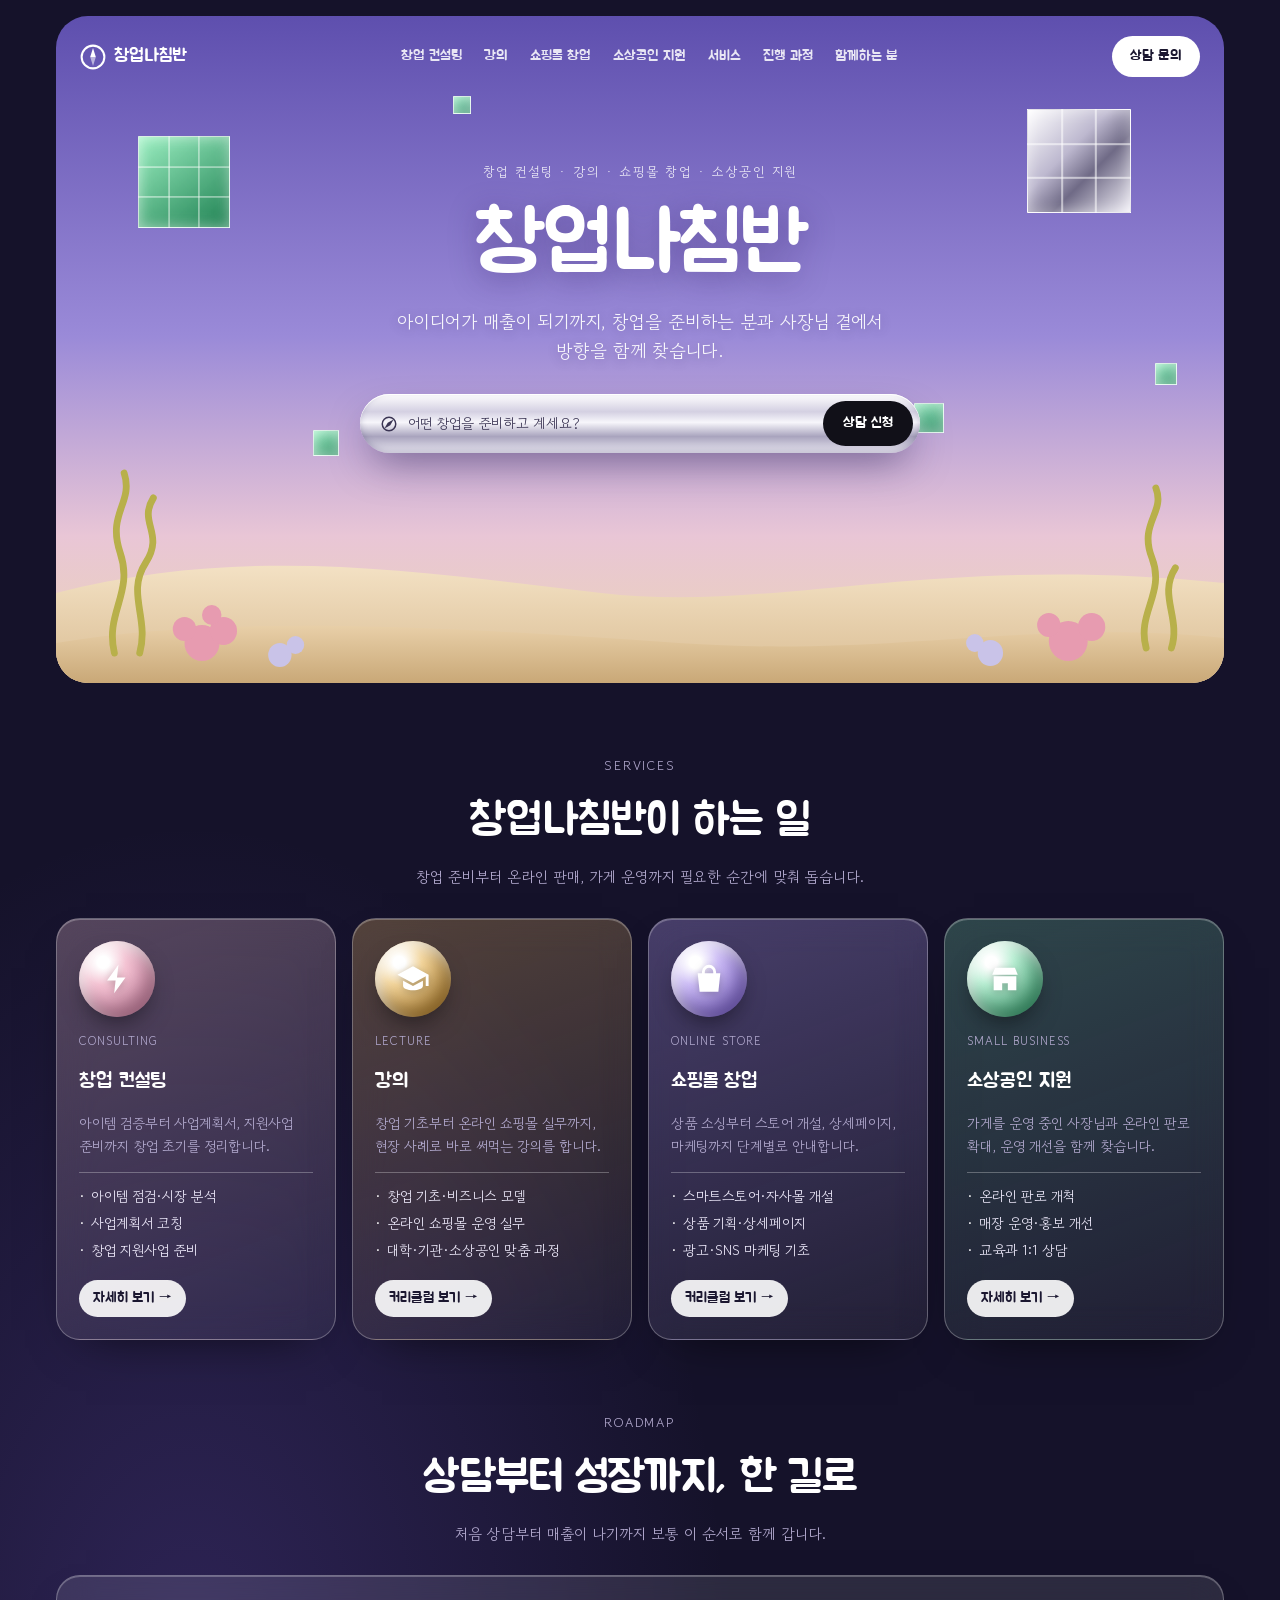
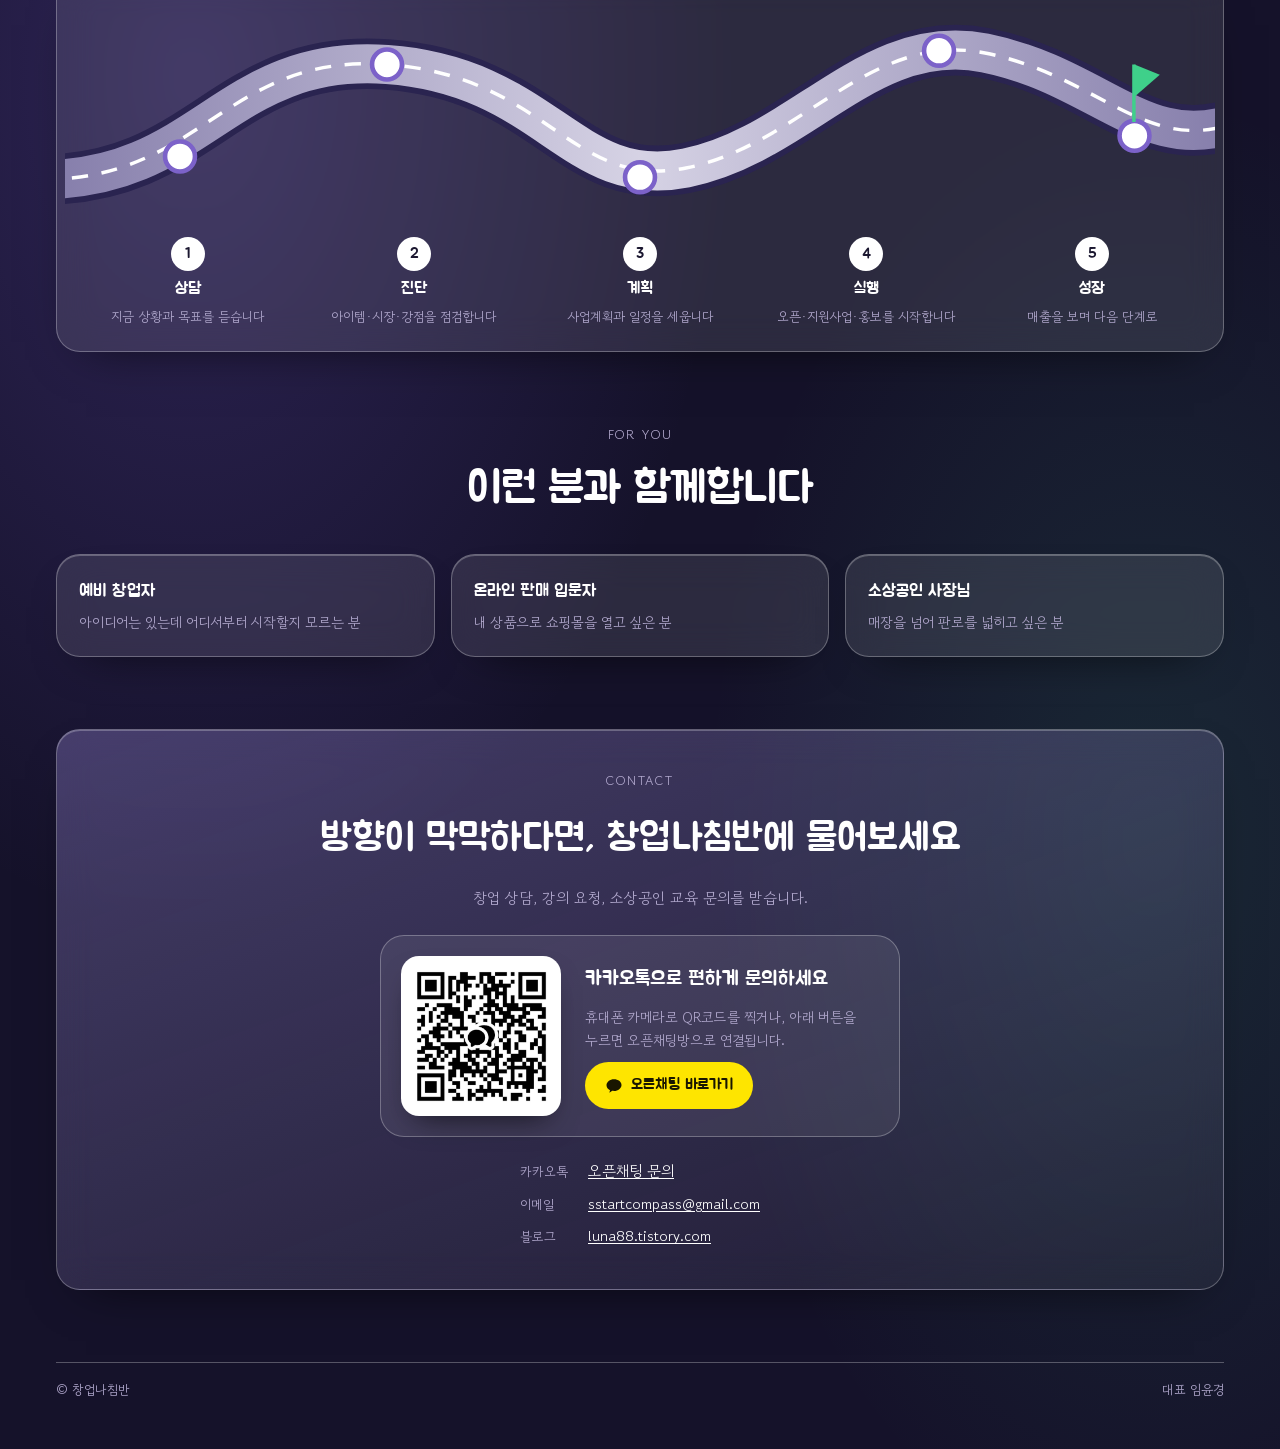
<file: index-1.html>
<!doctype html>
<html lang="ko">
<head>
<meta charset="utf-8">
<meta name="viewport" content="width=device-width,initial-scale=1,viewport-fit=cover">
<title>창업나침반</title>
<link rel="preconnect" href="https://fonts.googleapis.com">
<link rel="preconnect" href="https://fonts.gstatic.com" crossorigin>
<link rel="stylesheet" href="https://fonts.googleapis.com/css2?family=Gowun+Dodum&family=Jua&display=swap">
<style>
  /* Layout: 보랏빛 하늘 히어로(3D 유리 큐브·모래 언덕·산호·크롬 필) → 어두운 바탕의 유리 카드 → 구불구불한 길 위 5단계 → 유리 문의 패널 (단일 테마) */
  :root {
    --night: #15122A;
    --night-2: #1F1A3D;
    --sky-top: #5E4FAE;
    --sky-mid: #9A8AD8;
    --sky-low: #E9C6D6;
    --sand: #EBD5B2;
    --white: #FFFFFF;
    --text: #EEEAFB;
    --muted: #B3AACF;
    --glass: rgba(255, 255, 255, .10);
    --glass-line: rgba(255, 255, 255, .28);
    --emerald: #3FD08A;
    --font: "Gowun Dodum", "Apple SD Gothic Neo", "Malgun Gothic", sans-serif;
    --font-round: "Jua", "Gowun Dodum", sans-serif;
    color-scheme: dark;
  }

  * { box-sizing: border-box; }
  img { max-width: 100%; }
  body {
    margin: 0;
    background: var(--night);
    background-image:
      radial-gradient(60% 40% at 15% 55%, rgba(123, 92, 220, .25), transparent 70%),
      radial-gradient(50% 35% at 90% 80%, rgba(63, 208, 138, .12), transparent 70%);
    color: var(--text);
    font-family: var(--font);
    font-size: 15px;
    line-height: 1.65;
    word-break: keep-all;
  }
  .page {
    max-width: 1200px;
    margin: 0 auto;
    padding-block: 16px 48px;
    padding-left: max(16px, env(safe-area-inset-left, 0px));
    padding-right: max(16px, env(safe-area-inset-right, 0px));
    display: grid;
    gap: 72px;
  }
  h1, h2, h3 { margin: 0; text-wrap: balance; }
  p { margin: 0; }
  ul, ol { margin: 0; padding: 0; list-style: none; }
  a { color: inherit; }
  :focus-visible { outline: 2px solid var(--white); outline-offset: 3px; }

  /* ───── 히어로 ───── */
  .hero {
    position: relative;
    overflow: hidden;
    border-radius: 32px;
    background: linear-gradient(180deg, var(--sky-top) 0%, var(--sky-mid) 48%, var(--sky-low) 78%, var(--sand) 100%);
    min-height: 600px;
    display: grid;
    grid-template-rows: auto 1fr;
    isolation: isolate;
  }
  .nav {
    position: relative; z-index: 3;
    display: flex; align-items: center; justify-content: space-between; gap: 12px;
    padding: 20px 24px;
  }
  .logo { display: flex; align-items: center; gap: 8px; font-weight: 900; font-size: 18px; color: var(--white); text-decoration: none; }
  .logo svg { width: 26px; height: 26px; }
  .nav-links { display: flex; gap: 22px; font-size: 14px; color: rgba(255, 255, 255, .85); }
  .nav-links a { text-decoration: none; }
  .nav-links a:hover { color: var(--white); }
  .pill-btn { background: var(--white); color: #1B1730; border-radius: 999px; padding: 9px 18px; font-weight: 700; font-size: 14px; text-decoration: none; }

  .hero-body {
    position: relative; z-index: 3;
    display: grid; justify-items: center; align-content: start; text-align: center;
    gap: 18px;
    padding: 64px 20px 230px;
  }
  .kicker { font-size: 13px; letter-spacing: .14em; color: rgba(255, 255, 255, .85); font-weight: 500; }
  .headline {
    font-weight: 900;
    font-size: clamp(40px, 7vw, 84px);
    line-height: 1.05;
    letter-spacing: -.03em;
    color: var(--white);
    text-shadow: 0 6px 30px rgba(40, 20, 90, .35);
  }
  .sub { color: rgba(255, 255, 255, .92); font-size: clamp(15px, 1.8vw, 18px); max-width: 30em; text-shadow: 0 2px 12px rgba(40, 20, 90, .3); }

  /* 크롬 필 */
  .chrome {
    margin-top: 10px;
    width: min(560px, 100%);
    display: flex; align-items: center; gap: 10px;
    padding: 7px 7px 7px 20px;
    border-radius: 999px;
    background: linear-gradient(180deg, #FFFFFF 0%, #D4D0E2 30%, #F7F6FB 48%, #A9A4BE 72%, #ECEAF3 100%);
    box-shadow: 0 18px 40px -12px rgba(30, 20, 70, .55), inset 0 1px 0 #fff, inset 0 -2px 6px rgba(60, 50, 100, .25);
    color: #3B3554;
    text-decoration: none;
  }
  .chrome svg { width: 18px; height: 18px; flex: none; }
  .chrome span { flex: 1; min-width: 0; text-align: left; font-size: 14px; white-space: nowrap; overflow: hidden; text-overflow: ellipsis; }
  .chrome b { background: #111018; color: var(--white); border-radius: 999px; padding: 11px 20px; font-size: 14px; flex: none; }

  /* 3D 큐브 */
  .cubes { position: absolute; inset: 0; z-index: 2; perspective: 900px; pointer-events: none; }
  .float { position: absolute; animation: bob 7s ease-in-out infinite; }
  .cube { --s: 60px; width: var(--s); height: var(--s); position: relative; transform-style: preserve-3d; animation: spin 22s linear infinite; }
  .cube i {
    position: absolute; inset: 0;
    border: 1px solid rgba(255, 255, 255, .75);
    background: linear-gradient(135deg, rgba(160, 255, 200, .65), rgba(20, 130, 80, .7));
    box-shadow: inset 0 0 14px rgba(255, 255, 255, .45);
  }
  .cube.chrome-c i {
    background:
      linear-gradient(90deg, transparent 32%, rgba(255,255,255,.55) 33% 34%, transparent 35% 65%, rgba(255,255,255,.55) 66% 67%, transparent 68%),
      linear-gradient(0deg, transparent 32%, rgba(255,255,255,.55) 33% 34%, transparent 35% 65%, rgba(255,255,255,.55) 66% 67%, transparent 68%),
      linear-gradient(135deg, #FFFFFF, #BDB8CF 40%, #6F6A86 62%, #F0EEF6);
  }
  .cube.emerald-c i {
    background:
      linear-gradient(90deg, transparent 32%, rgba(255,255,255,.4) 33% 34%, transparent 35% 65%, rgba(255,255,255,.4) 66% 67%, transparent 68%),
      linear-gradient(0deg, transparent 32%, rgba(255,255,255,.4) 33% 34%, transparent 35% 65%, rgba(255,255,255,.4) 66% 67%, transparent 68%),
      linear-gradient(135deg, rgba(170, 255, 205, .8), rgba(18, 120, 70, .85));
  }
  .cube i:nth-child(1) { transform: translateZ(calc(var(--s) / 2)); }
  .cube i:nth-child(2) { transform: rotateY(180deg) translateZ(calc(var(--s) / 2)); }
  .cube i:nth-child(3) { transform: rotateY(90deg) translateZ(calc(var(--s) / 2)); }
  .cube i:nth-child(4) { transform: rotateY(-90deg) translateZ(calc(var(--s) / 2)); }
  .cube i:nth-child(5) { transform: rotateX(90deg) translateZ(calc(var(--s) / 2)); }
  .cube i:nth-child(6) { transform: rotateX(-90deg) translateZ(calc(var(--s) / 2)); }
  @keyframes spin { from { transform: rotateX(-24deg) rotateY(0deg); } to { transform: rotateX(-24deg) rotateY(360deg); } }
  @keyframes bob { 0%, 100% { transform: translateY(0); } 50% { transform: translateY(-14px); } }

  .f1 { left: 7%;  top: 18%; } .f1 .cube { --s: 92px; }
  .f2 { right: 8%; top: 14%; animation-delay: -2s; } .f2 .cube { --s: 104px; animation-duration: 28s; }
  .f3 { left: 22%; top: 62%; animation-delay: -4s; } .f3 .cube { --s: 26px; animation-duration: 12s; }
  .f4 { right: 24%; top: 58%; animation-delay: -1s; } .f4 .cube { --s: 30px; animation-duration: 14s; }
  .f5 { right: 4%;  top: 52%; animation-delay: -3s; } .f5 .cube { --s: 22px; animation-duration: 10s; }
  .f6 { left: 34%; top: 12%; animation-delay: -5s; } .f6 .cube { --s: 18px; animation-duration: 9s; }

  /* 모래 언덕과 산호 */
  .ground { position: absolute; left: 0; right: 0; bottom: 0; z-index: 1; width: 100%; height: 240px; }

  /* ───── 섹션 공통 ───── */
  .sec { display: grid; gap: 28px; }
  .sec-head { display: grid; gap: 8px; justify-items: center; text-align: center; }
  .sec-head .kicker { color: var(--muted); }
  .sec-head h2 { font-weight: 900; font-size: clamp(28px, 4vw, 44px); letter-spacing: -.02em; color: var(--white); }
  .sec-head p { color: var(--muted); max-width: 34em; }

  .glass {
    background: var(--glass);
    border: 1px solid var(--glass-line);
    border-radius: 24px;
    backdrop-filter: blur(18px);
    -webkit-backdrop-filter: blur(18px);
    box-shadow: inset 0 1px 0 rgba(255, 255, 255, .25), 0 20px 50px -30px rgba(0, 0, 0, .8);
  }

  /* 서비스 카드 */
  .cards { display: grid; grid-template-columns: repeat(4, minmax(0, 1fr)); gap: 16px; }
  .card { padding: 22px; display: grid; gap: 14px; align-content: start; min-width: 0; transition: transform .25s ease; }
  .card:hover { transform: translateY(-4px); }
  .card .tag { font-size: 12px; color: var(--muted); letter-spacing: .08em; }
  .card h3 { font-size: 20px; font-weight: 700; color: var(--white); }
  .card p { font-size: 14px; color: var(--muted); }
  .card ul { display: grid; gap: 4px; font-size: 14px; padding-top: 12px; border-top: 1px solid var(--glass-line); }
  .card li::before { content: "·"; margin-right: 6px; color: var(--white); }
  .t-rose  { background: linear-gradient(160deg, rgba(246, 200, 214, .28), rgba(255, 255, 255, .06)); }
  .t-amber { background: linear-gradient(160deg, rgba(212, 166, 92, .32), rgba(255, 255, 255, .05)); }
  .t-lilac { background: linear-gradient(160deg, rgba(178, 156, 240, .32), rgba(255, 255, 255, .06)); }
  .t-mint  { background: linear-gradient(160deg, rgba(120, 220, 170, .26), rgba(255, 255, 255, .05)); }

  .orb {
    width: 76px; height: 76px; border-radius: 50%;
    display: grid; place-items: center;
    box-shadow: inset -8px -10px 18px rgba(0, 0, 0, .25), inset 6px 8px 14px rgba(255, 255, 255, .7), 0 12px 24px -8px rgba(0, 0, 0, .5);
  }
  .orb svg { width: 34px; height: 34px; filter: drop-shadow(0 2px 4px rgba(0, 0, 0, .25)); }
  .o-rose  { background: radial-gradient(circle at 32% 28%, #FFFFFF 0 8%, #F4C3D3 30%, #C77E9E 80%); }
  .o-amber { background: radial-gradient(circle at 32% 28%, #FFFFFF 0 8%, #F2D49A 30%, #B07F2E 80%); }
  .o-lilac { background: radial-gradient(circle at 32% 28%, #FFFFFF 0 8%, #CDBDF6 30%, #7C62C9 80%); }
  .o-mint  { background: radial-gradient(circle at 32% 28%, #FFFFFF 0 8%, #B7EED2 30%, #3B9E70 80%); }

  /* 길 위의 과정 */
  .road-wrap { padding: 8px 8px 24px; overflow: hidden; }
  .road { display: block; width: 100%; height: auto; }
  .steps { display: grid; grid-template-columns: repeat(5, minmax(0, 1fr)); gap: 12px; padding-inline: 16px; counter-reset: s; }
  .steps li { counter-increment: s; display: grid; gap: 4px; text-align: center; justify-items: center; }
  .steps li::before {
    content: counter(s);
    width: 34px; height: 34px; border-radius: 50%;
    display: grid; place-items: center;
    background: var(--white); color: #1B1730; font-weight: 900; font-size: 15px;
  }
  .steps strong { color: var(--white); font-size: 16px; }
  .steps span { color: var(--muted); font-size: 13px; }

  /* 대상 */
  .who { display: grid; grid-template-columns: repeat(3, minmax(0, 1fr)); gap: 16px; }
  .who div { padding: 22px; display: grid; gap: 6px; }
  .who strong { color: var(--white); font-size: 17px; }
  .who span { color: var(--muted); font-size: 14px; }

  /* 문의 */
  .contact { padding: 40px 28px; display: grid; justify-items: center; text-align: center; gap: 16px; background: linear-gradient(160deg, rgba(154, 138, 216, .35), rgba(255, 255, 255, .05)); }
  .contact h2 { font-weight: 900; font-size: clamp(26px, 3.6vw, 38px); color: var(--white); }
  .contact p { color: var(--muted); }
  .contact dl { margin: 6px 0 0; display: grid; grid-template-columns: max-content minmax(0, 1fr); gap: 8px 20px; text-align: left; }
  .contact dt { color: var(--muted); font-size: 13px; padding-top: 2px; }
  .contact dd { margin: 0; font-weight: 500; color: var(--white); overflow-wrap: anywhere; }

  /* 동글동글한 제목 폰트 */
  .logo, .headline, .sec-head h2, .card h3, .contact h2, .pill-btn, .chrome b,
  .steps strong, .steps li::before, .who strong, .nav-links a, .card .more {
    font-family: var(--font-round);
    font-weight: 400;
  }
  .card .more { justify-self: start; margin-top: 4px; padding: 7px 14px; border-radius: 999px; background: rgba(255,255,255,.9); color: #1B1730; font-size: 14px; text-decoration: none; }
  .card .more:hover { background: var(--white); }

  .kakao { display: grid; grid-template-columns: auto minmax(0, 1fr); gap: 24px; align-items: center; text-align: left; margin-top: 8px; padding: 20px; border-radius: 24px; background: rgba(255,255,255,.08); border: 1px solid var(--glass-line); max-width: 520px; width: 100%; }
  .kakao a.qr { display: block; width: 160px; padding: 10px; border-radius: 18px; background: #fff; box-shadow: 0 14px 30px -14px rgba(0,0,0,.7); }
  .kakao a.qr img { display: block; width: 100%; height: auto; }
  .kakao-txt { display: grid; gap: 10px; justify-items: start; }
  .kakao-txt strong { font-family: var(--font-round); font-weight: 400; color: var(--white); font-size: 20px; }
  .kakao-txt span { color: var(--muted); font-size: 14px; }
  .kakao-btn { font-family: var(--font-round); display: inline-flex; align-items: center; gap: 8px; background: #FEE500; color: #191600; border-radius: 999px; padding: 11px 20px; text-decoration: none; font-size: 15px; }
  .kakao-btn svg { width: 18px; height: 18px; }
  @media (max-width: 600px) { .kakao { grid-template-columns: minmax(0, 1fr); justify-items: center; text-align: center; } .kakao-txt { justify-items: center; } }
  footer { display: flex; justify-content: space-between; flex-wrap: wrap; gap: 8px; color: var(--muted); font-size: 13px; padding-top: 16px; border-top: 1px solid var(--glass-line); }

  @media (max-width: 900px) {
    .cards { grid-template-columns: repeat(2, minmax(0, 1fr)); }
    .who { grid-template-columns: minmax(0, 1fr); }
    .nav-links { display: none; }
  }
  @media (max-width: 600px) {
    .page { gap: 56px; }
    .hero { min-height: 0; border-radius: 24px; }
    .hero-body { padding: 48px 4px 200px; }
    .f1 { left: -6%; top: 64%; } .f1 .cube { --s: 60px; }
    .f2 { right: -4%; top: 60%; } .f2 .cube { --s: 64px; }
    .f3, .f6 { display: none; }
    .chrome { padding-left: 14px; }
    .chrome b { padding: 10px 14px; }
    .cards { grid-template-columns: minmax(0, 1fr); }
    .steps { grid-template-columns: minmax(0, 1fr); text-align: left; }
    .steps li { grid-template-columns: 34px minmax(0, 1fr); justify-items: start; column-gap: 12px; text-align: left; }
    .steps li::before { grid-row: span 2; }
    .contact { padding: 32px 20px; }
  }
  @media (prefers-reduced-motion: reduce) {
    .float, .cube { animation: none; }
    .cube { transform: rotateX(-24deg) rotateY(35deg); }
    .card { transition: none; }
  }
</style>
</head>
<body>

<div class="page">

  <header class="hero">
    <nav class="nav" aria-label="주 메뉴">
      <a class="logo" href="#top">
        <svg viewBox="0 0 32 32" aria-hidden="true"><circle cx="16" cy="16" r="14" fill="none" stroke="#fff" stroke-width="2.5"/><path d="M16 5 L19.5 16 L12.5 16 Z" fill="#fff"/><path d="M16 27 L19.5 16 L12.5 16 Z" fill="#fff" opacity=".55"/></svg>
        창업나침반
      </a>
      <div class="nav-links">
        <a href="consulting.html">창업 컨설팅</a>
        <a href="lecture.html">강의</a>
        <a href="shop.html">쇼핑몰 창업</a>
        <a href="smallbiz.html">소상공인 지원</a>
        <a href="#services">서비스</a>
        <a href="#process">진행 과정</a>
        <a href="#who">함께하는 분</a>
      </div>
      <a class="pill-btn" href="#contact">상담 문의</a>
    </nav>

    <div class="cubes" aria-hidden="true">
      <div class="float f1"><div class="cube emerald-c"><i></i><i></i><i></i><i></i><i></i><i></i></div></div>
      <div class="float f2"><div class="cube chrome-c"><i></i><i></i><i></i><i></i><i></i><i></i></div></div>
      <div class="float f3"><div class="cube"><i></i><i></i><i></i><i></i><i></i><i></i></div></div>
      <div class="float f4"><div class="cube"><i></i><i></i><i></i><i></i><i></i><i></i></div></div>
      <div class="float f5"><div class="cube"><i></i><i></i><i></i><i></i><i></i><i></i></div></div>
      <div class="float f6"><div class="cube"><i></i><i></i><i></i><i></i><i></i><i></i></div></div>
    </div>

    <svg class="ground" viewBox="0 0 1200 240" preserveAspectRatio="none" aria-hidden="true">
      <defs>
        <linearGradient id="dune1" x1="0" y1="0" x2="0" y2="1"><stop offset="0" stop-color="#F3E1C4"/><stop offset="1" stop-color="#D9BC92"/></linearGradient>
        <linearGradient id="dune2" x1="0" y1="0" x2="0" y2="1"><stop offset="0" stop-color="#E8CFA8"/><stop offset="1" stop-color="#C9A877"/></linearGradient>
      </defs>
      <path d="M0 150 C200 100 380 130 560 150 S900 110 1200 140 V240 H0 Z" fill="url(#dune1)"/>
      <path d="M0 200 C180 170 420 185 640 200 S1000 175 1200 195 V240 H0 Z" fill="url(#dune2)"/>
      <!-- 해초 -->
      <g fill="none" stroke="#B8B04A" stroke-width="7" stroke-linecap="round">
        <path d="M60 210 C50 170 80 150 66 110 S80 60 70 30"/>
        <path d="M86 210 C96 175 72 150 92 120 S84 80 100 55"/>
        <path d="M1120 205 C1110 170 1140 150 1126 115 S1140 70 1130 45"/>
        <path d="M1146 205 C1156 175 1132 152 1150 125"/>
      </g>
      <!-- 산호 -->
      <g fill="#E79BB0">
        <circle cx="150" cy="200" r="18"/><circle cx="172" cy="188" r="14"/><circle cx="132" cy="186" r="12"/><circle cx="160" cy="172" r="10"/>
        <circle cx="1040" cy="198" r="20"/><circle cx="1064" cy="184" r="14"/><circle cx="1020" cy="182" r="12"/>
      </g>
      <g fill="#C9C3E8">
        <circle cx="230" cy="212" r="12"/><circle cx="246" cy="202" r="9"/>
        <circle cx="960" cy="210" r="13"/><circle cx="944" cy="200" r="9"/>
      </g>
    </svg>

    <div class="hero-body" id="top">
      <p class="kicker"><a href="consulting.html" style="text-decoration:none">창업 컨설팅</a> · <a href="lecture.html" style="text-decoration:none">강의</a> · <a href="shop.html" style="text-decoration:none">쇼핑몰 창업</a> · <a href="smallbiz.html" style="text-decoration:none">소상공인 지원</a></p>
      <h1 class="headline">창업나침반</h1>
      <p class="sub">아이디어가 매출이 되기까지, 창업을 준비하는 분과 사장님 곁에서 방향을 함께 찾습니다.</p>
      <a class="chrome" href="#contact">
        <svg viewBox="0 0 24 24" fill="none" stroke="currentColor" stroke-width="2" stroke-linecap="round" aria-hidden="true"><circle cx="12" cy="12" r="9"/><path d="M15.5 8.5 L13 13 L8.5 15.5 L11 11 Z" fill="currentColor"/></svg>
        <span>어떤 창업을 준비하고 계세요?</span>
        <b>상담 신청</b>
      </a>
    </div>
  </header>

  <section class="sec" id="services">
    <div class="sec-head">
      <p class="kicker">SERVICES</p>
      <h2>창업나침반이 하는 일</h2>
      <p>창업 준비부터 온라인 판매, 가게 운영까지 필요한 순간에 맞춰 돕습니다.</p>
    </div>
    <div class="cards">
      <article class="glass card t-rose">
        <div class="orb o-rose"><svg viewBox="0 0 24 24" fill="#fff"><path d="M13 2 L5 13 h6 l-1 9 8-11 h-6 z"/></svg></div>
        <p class="tag">CONSULTING</p>
        <h3><a href="consulting.html" style="text-decoration:none">창업 컨설팅</a></h3>
        <p>아이템 검증부터 사업계획서, 지원사업 준비까지 창업 초기를 정리합니다.</p>
        <ul><li>아이템 점검·시장 분석</li><li>사업계획서 코칭</li><li>창업 지원사업 준비</li></ul>
        <a class="more" href="consulting.html">자세히 보기 →</a>
      </article>
      <article class="glass card t-amber">
        <div class="orb o-amber"><svg viewBox="0 0 24 24" fill="#fff"><path d="M12 3 L1 9 l11 6 9-4.9 V17 h2 V9 z"/><path d="M5 13.2 V17 c0 1.7 3.1 3 7 3 s7-1.3 7-3 v-3.8 l-7 3.8 z"/></svg></div>
        <p class="tag">LECTURE</p>
        <h3><a href="lecture.html" style="text-decoration:none">강의</a></h3>
        <p>창업 기초부터 온라인 쇼핑몰 실무까지, 현장 사례로 바로 써먹는 강의를 합니다.</p>
        <ul><li>창업 기초·비즈니스 모델</li><li>온라인 쇼핑몰 운영 실무</li><li>대학·기관·소상공인 맞춤 과정</li></ul>
        <a class="more" href="lecture.html">커리큘럼 보기 →</a>
      </article>
      <article class="glass card t-lilac">
        <div class="orb o-lilac"><svg viewBox="0 0 24 24" fill="#fff"><path d="M4 8 h16 l-1.4 13 H5.4 z"/><path d="M8 9 V7 a4 4 0 0 1 8 0 v2" fill="none" stroke="#fff" stroke-width="2"/></svg></div>
        <p class="tag">ONLINE STORE</p>
        <h3><a href="shop.html" style="text-decoration:none">쇼핑몰 창업</a></h3>
        <p>상품 소싱부터 스토어 개설, 상세페이지, 마케팅까지 단계별로 안내합니다.</p>
        <ul><li>스마트스토어·자사몰 개설</li><li>상품 기획·상세페이지</li><li>광고·SNS 마케팅 기초</li></ul>
        <a class="more" href="shop.html">커리큘럼 보기 →</a>
      </article>
      <article class="glass card t-mint">
        <div class="orb o-mint"><svg viewBox="0 0 24 24" fill="#fff"><path d="M3 9 L5 4 h14 l2 5 z"/><path d="M4 10 h16 v10 h-6 v-5 h-4 v5 H4 z"/></svg></div>
        <p class="tag">SMALL BUSINESS</p>
        <h3><a href="smallbiz.html" style="text-decoration:none">소상공인 지원</a></h3>
        <p>가게를 운영 중인 사장님과 온라인 판로 확대, 운영 개선을 함께 찾습니다.</p>
        <ul><li>온라인 판로 개척</li><li>매장 운영·홍보 개선</li><li>교육과 1:1 상담</li></ul>
        <a class="more" href="smallbiz.html">자세히 보기 →</a>
      </article>
    </div>
  </section>

  <section class="sec" id="process">
    <div class="sec-head">
      <p class="kicker">ROADMAP</p>
      <h2>상담부터 성장까지, 한 길로</h2>
      <p>처음 상담부터 매출이 나기까지 보통 이 순서로 함께 갑니다.</p>
    </div>
    <div class="glass road-wrap">
      <svg class="road" viewBox="0 0 1000 220" aria-hidden="true">
        <defs>
          <linearGradient id="roadg" x1="0" y1="0" x2="1" y2="0"><stop offset="0" stop-color="#8E86B4"/><stop offset=".5" stop-color="#E9E6F5"/><stop offset="1" stop-color="#8E86B4"/></linearGradient>
        </defs>
        <path d="M-20 170 C120 170 140 60 280 70 S440 180 540 160 S700 40 800 60 S940 150 1020 120" fill="none" stroke="#2A2450" stroke-width="44" stroke-linecap="round"/>
        <path d="M-20 170 C120 170 140 60 280 70 S440 180 540 160 S700 40 800 60 S940 150 1020 120" fill="none" stroke="url(#roadg)" stroke-width="34" stroke-linecap="round" opacity=".9"/>
        <path d="M-20 170 C120 170 140 60 280 70 S440 180 540 160 S700 40 800 60 S940 150 1020 120" fill="none" stroke="#FFFFFF" stroke-width="3" stroke-dasharray="14 12"/>
        <g fill="#FFFFFF" stroke="#7C62C9" stroke-width="4">
          <circle cx="100" cy="150" r="13"/><circle cx="280" cy="70" r="13"/><circle cx="500" cy="168" r="13"/><circle cx="760" cy="58" r="13"/><circle cx="930" cy="132" r="13"/>
        </g>
        <g fill="#3FD08A"><path d="M930 98 l0 -28 l22 9 z"/><rect x="928" y="70" width="3" height="50"/></g>
      </svg>
      <ol class="steps">
        <li><strong>상담</strong><span>지금 상황과 목표를 듣습니다</span></li>
        <li><strong>진단</strong><span>아이템·시장·강점을 점검합니다</span></li>
        <li><strong>계획</strong><span>사업계획과 일정을 세웁니다</span></li>
        <li><strong>실행</strong><span>오픈·지원사업·홍보를 시작합니다</span></li>
        <li><strong>성장</strong><span>매출을 보며 다음 단계로</span></li>
      </ol>
    </div>
  </section>

  <section class="sec" id="who">
    <div class="sec-head">
      <p class="kicker">FOR YOU</p>
      <h2>이런 분과 함께합니다</h2>
    </div>
    <div class="who">
      <div class="glass"><strong>예비 창업자</strong><span>아이디어는 있는데 어디서부터 시작할지 모르는 분</span></div>
      <div class="glass"><strong>온라인 판매 입문자</strong><span>내 상품으로 쇼핑몰을 열고 싶은 분</span></div>
      <div class="glass"><strong>소상공인 사장님</strong><span>매장을 넘어 판로를 넓히고 싶은 분</span></div>
    </div>
  </section>

  <section class="glass contact" id="contact">
    <p class="kicker">CONTACT</p>
    <h2>방향이 막막하다면, 창업나침반에 물어보세요</h2>
    <p>창업 상담, 강의 요청, 소상공인 교육 문의를 받습니다.</p>
    <div class="kakao">
      <a class="qr" href="https://open.kakao.com/o/sd71YtTi" target="_blank" rel="noopener" aria-label="카카오톡 오픈채팅 QR코드"><img src="images/kakao-qr.png" alt="카카오톡 오픈채팅 문의 QR코드" width="480" height="480"></a>
      <div class="kakao-txt">
        <strong>카카오톡으로 편하게 문의하세요</strong>
        <span>휴대폰 카메라로 QR코드를 찍거나, 아래 버튼을 누르면 오픈채팅방으로 연결됩니다.</span>
        <a class="kakao-btn" href="https://open.kakao.com/o/sd71YtTi" target="_blank" rel="noopener"><svg viewBox="0 0 24 24" fill="currentColor" aria-hidden="true"><path d="M12 3C6.5 3 2 6.6 2 11c0 2.8 1.9 5.3 4.7 6.7L5.8 21l3.9-2.6c.7.1 1.5.2 2.3.2 5.5 0 10-3.6 10-8S17.5 3 12 3z"/></svg>오픈채팅 바로가기</a>
      </div>
    </div>
    <dl>
      <dt>카카오톡</dt><dd><a href="https://open.kakao.com/o/sd71YtTi" target="_blank" rel="noopener">오픈채팅 문의</a></dd>
      <dt>이메일</dt><dd><a href="mailto:sstartcompass@gmail.com">sstartcompass@gmail.com</a></dd>
      <dt>블로그</dt><dd><a href="https://luna88.tistory.com" target="_blank" rel="noopener">luna88.tistory.com</a></dd>
    </dl>
  </section>

  <footer>
    <span>© 창업나침반</span>
    <span>대표 임윤경</span>
  </footer>
</div>

</body>
</html>
</file>
